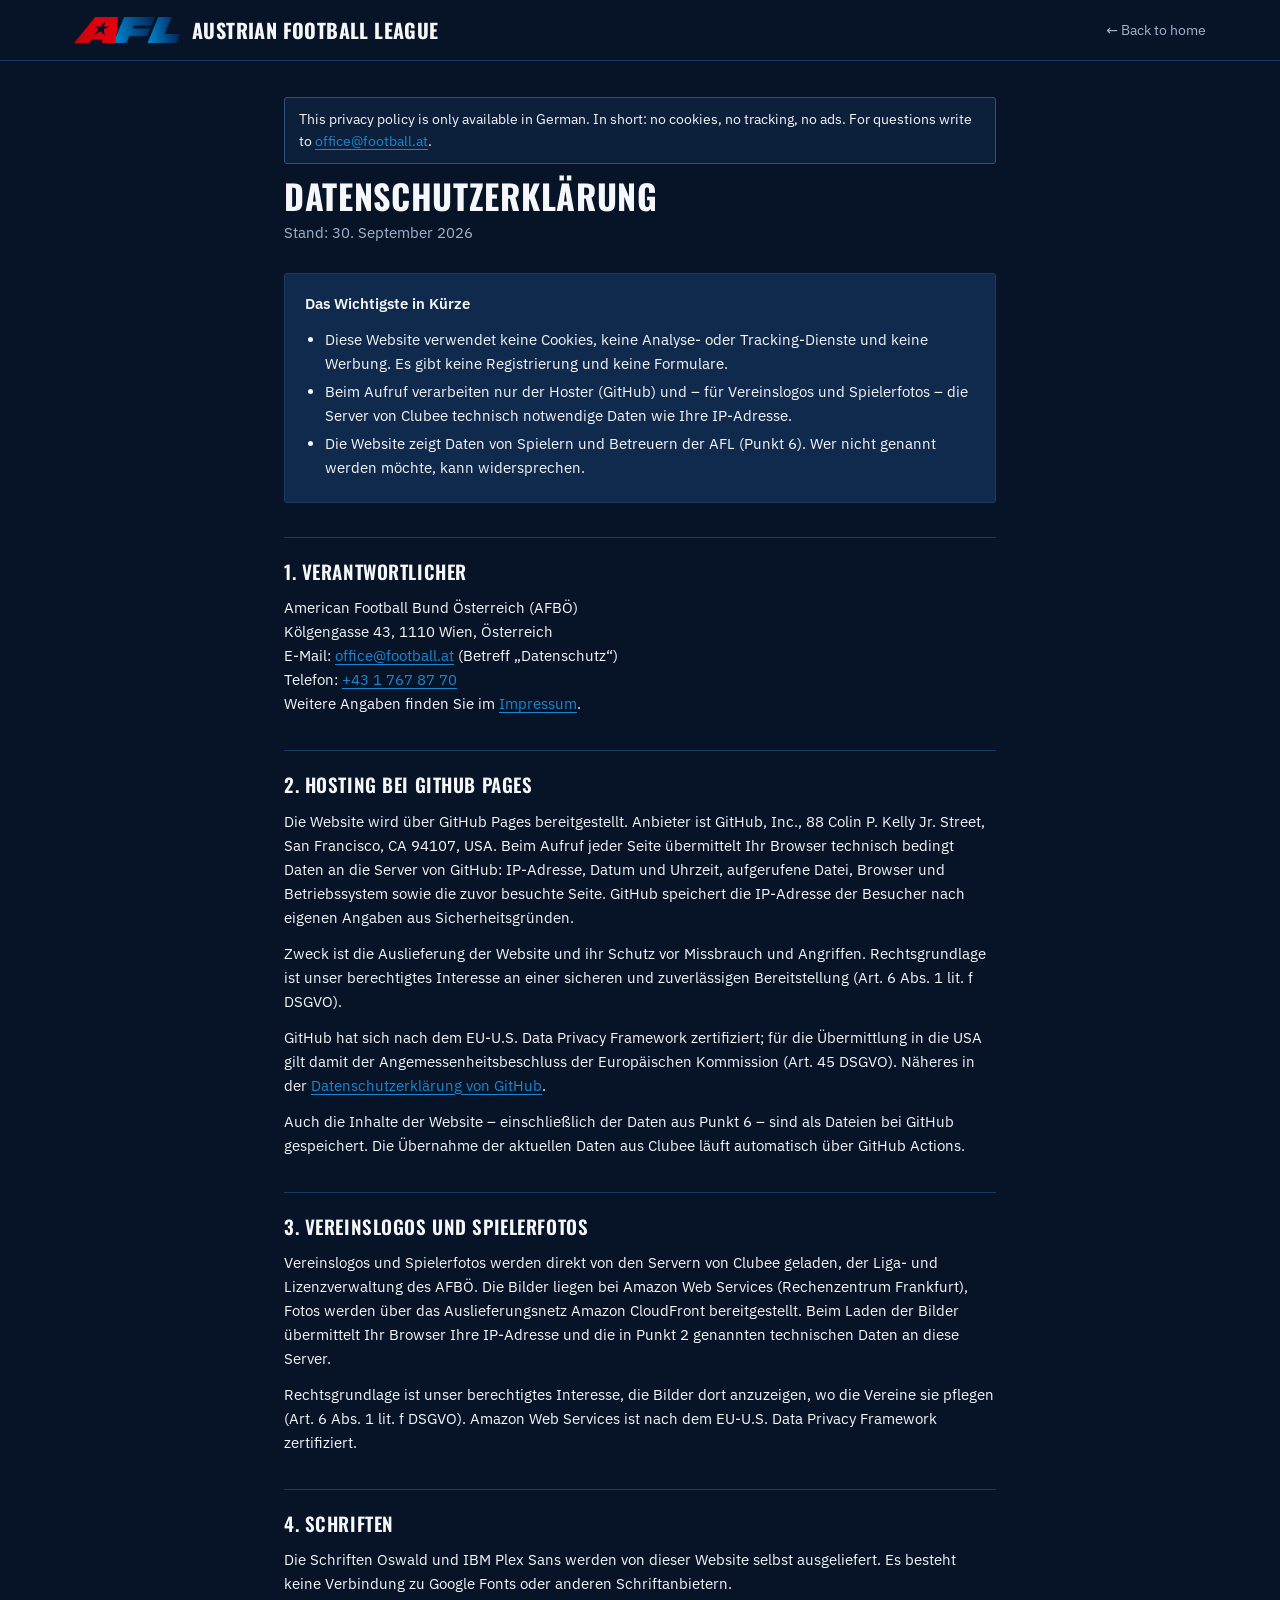
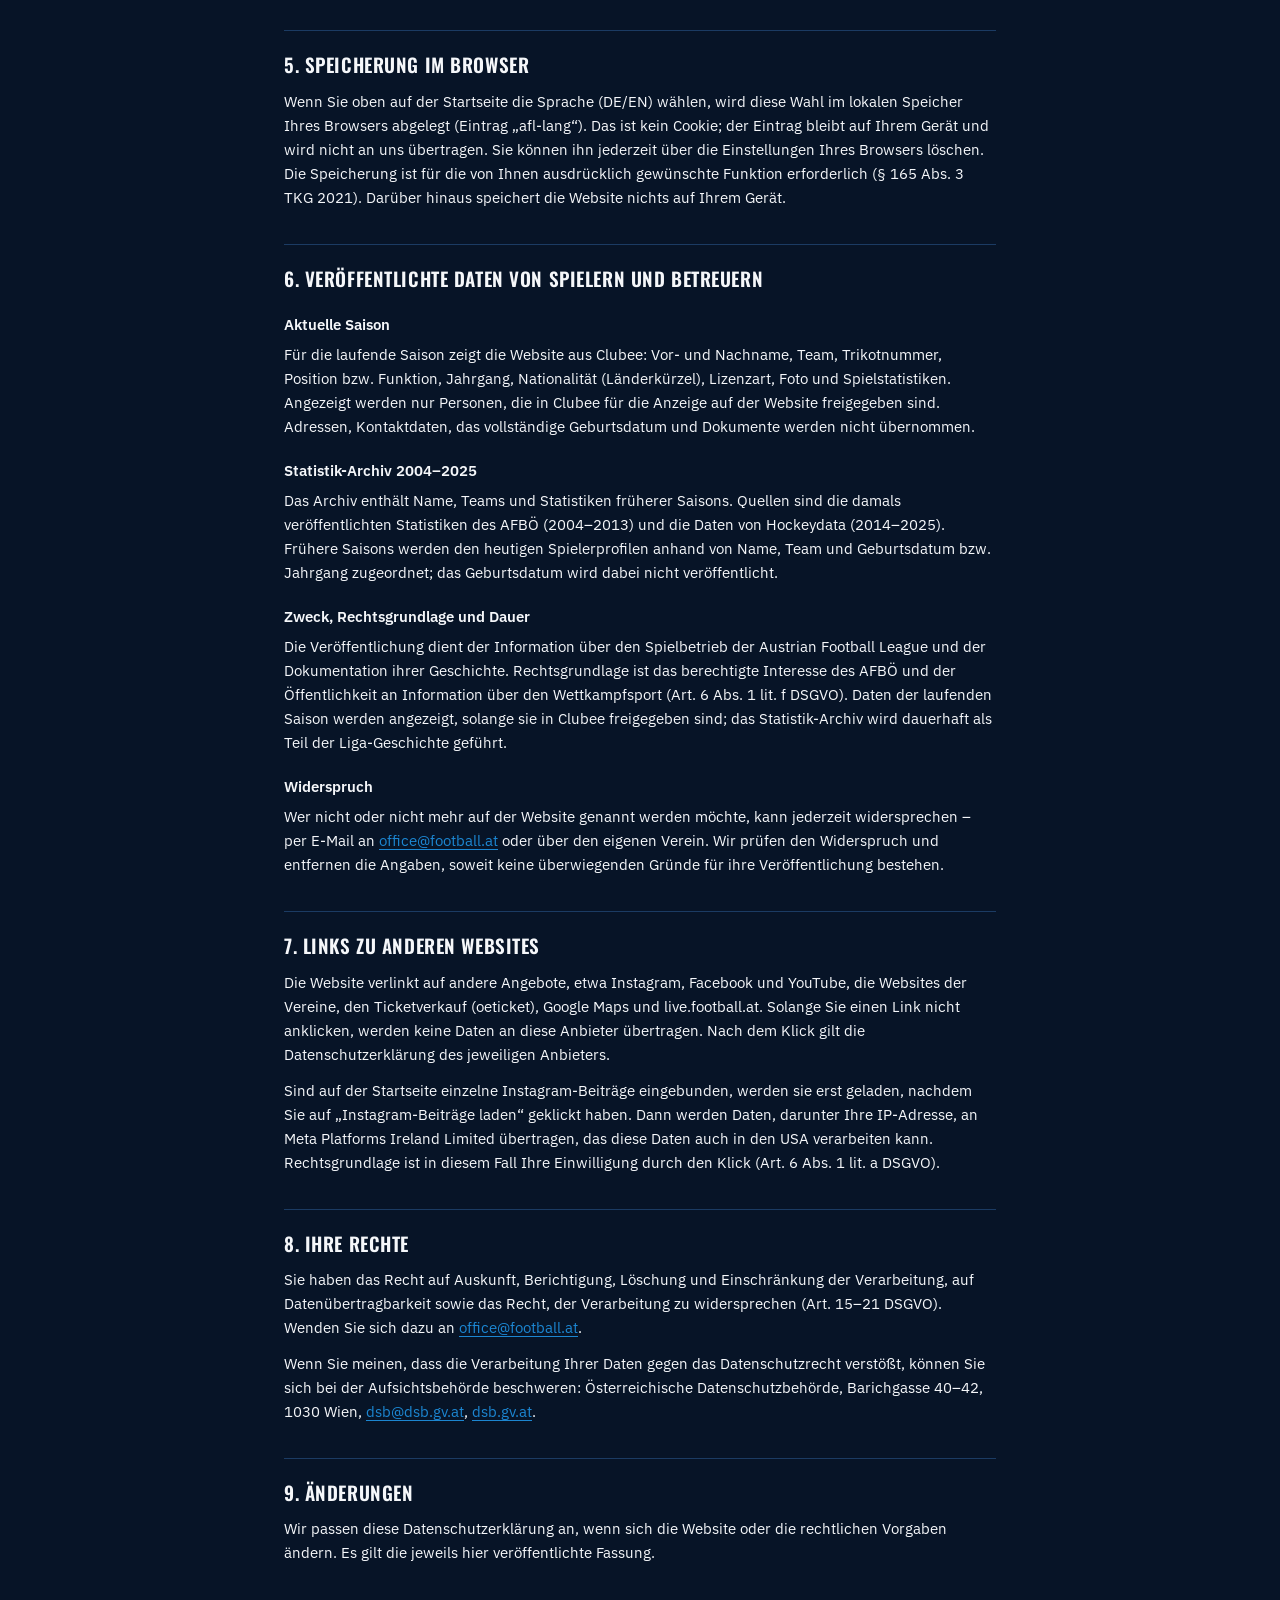
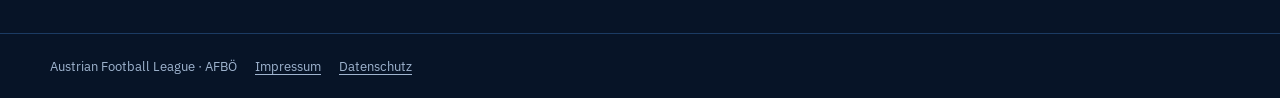
<file: datenschutz.html>
<!DOCTYPE html>
<html lang="de">
<head>
<meta charset="UTF-8">
<meta name="viewport" content="width=device-width, initial-scale=1, viewport-fit=cover">
<title>Datenschutz · Austrian Football League</title>
<meta name="robots" content="index, follow">
<link rel="stylesheet" href="fonts/fonts.css">
<link rel="stylesheet" href="assets/legal.css">
<script>
  // Sprache wie auf der Startseite (gespeicherte Wahl, sonst Browsersprache) – die Rechtstexte gibt es nur auf Deutsch
  (function () {
    var v = null;
    try { v = localStorage.getItem("afl-lang"); } catch (e) { /* ignorieren */ }
    var first = (navigator.languages && navigator.languages[0]) || navigator.language || "de";
    if (v ? v === "en" : !/^de\b/i.test(first)) document.documentElement.classList.add("en");
  })();
</script>
</head>
<body>

<header class="top">
  <div class="top-inner">
    <a class="brand" href="./"><img src="assets/afl-logo.png" alt=""><span>Austrian Football League</span></a>
    <a class="back" href="./"><span class="de">← Zur Startseite</span><span class="en">← Back to home</span></a>
  </div>
</header>

<main class="legal">
  <p class="lang-note">This privacy policy is only available in German. In short: no cookies, no tracking, no ads.
    For questions write to <a href="mailto:office@football.at">office@football.at</a>.</p>
  <h1>Datenschutzerklärung</h1>
  <p class="lead">Stand: 30. September 2026</p>

  <div class="card">
    <p><strong>Das Wichtigste in Kürze</strong></p>
    <ul>
      <li>Diese Website verwendet keine Cookies, keine Analyse- oder Tracking-Dienste und keine Werbung. Es gibt keine
        Registrierung und keine Formulare.</li>
      <li>Beim Aufruf verarbeiten nur der Hoster (GitHub) und – für Vereinslogos und Spielerfotos – die Server von
        Clubee technisch notwendige Daten wie Ihre IP-Adresse.</li>
      <li>Die Website zeigt Daten von Spielern und Betreuern der AFL (Punkt 6). Wer nicht genannt werden möchte, kann
        widersprechen.</li>
    </ul>
  </div>

  <h2>1. Verantwortlicher</h2>
  <address>
    American Football Bund Österreich (AFBÖ)<br>
    Kölgengasse 43, 1110 Wien, Österreich<br>
    E-Mail: <a href="mailto:office@football.at?subject=Datenschutz">office@football.at</a> (Betreff „Datenschutz“)<br>
    Telefon: <a href="tel:+4317678770">+43 1 767 87 70</a>
  </address>
  <p>Weitere Angaben finden Sie im <a href="impressum.html">Impressum</a>.</p>

  <h2>2. Hosting bei GitHub Pages</h2>
  <p>Die Website wird über GitHub Pages bereitgestellt. Anbieter ist GitHub, Inc., 88 Colin P. Kelly Jr. Street,
    San Francisco, CA 94107, USA. Beim Aufruf jeder Seite übermittelt Ihr Browser technisch bedingt Daten an die
    Server von GitHub: IP-Adresse, Datum und Uhrzeit, aufgerufene Datei, Browser und Betriebssystem sowie die zuvor
    besuchte Seite. GitHub speichert die IP-Adresse der Besucher nach eigenen Angaben aus Sicherheitsgründen.</p>
  <p>Zweck ist die Auslieferung der Website und ihr Schutz vor Missbrauch und Angriffen. Rechtsgrundlage ist unser
    berechtigtes Interesse an einer sicheren und zuverlässigen Bereitstellung (Art. 6 Abs. 1 lit. f DSGVO).</p>
  <p>GitHub hat sich nach dem EU-U.S. Data Privacy Framework zertifiziert; für die Übermittlung in die USA gilt damit
    der Angemessenheitsbeschluss der Europäischen Kommission (Art. 45 DSGVO). Näheres in der
    <a href="https://docs.github.com/site-policy/privacy-policies/github-privacy-statement" target="_blank" rel="noopener noreferrer">Datenschutzerklärung von GitHub</a>.</p>
  <p>Auch die Inhalte der Website – einschließlich der Daten aus Punkt 6 – sind als Dateien bei GitHub gespeichert.
    Die Übernahme der aktuellen Daten aus Clubee läuft automatisch über GitHub Actions.</p>

  <h2>3. Vereinslogos und Spielerfotos</h2>
  <p>Vereinslogos und Spielerfotos werden direkt von den Servern von Clubee geladen, der Liga- und Lizenzverwaltung
    des AFBÖ. Die Bilder liegen bei Amazon Web Services (Rechenzentrum Frankfurt), Fotos werden über das
    Auslieferungsnetz Amazon CloudFront bereitgestellt. Beim Laden der Bilder übermittelt Ihr Browser Ihre IP-Adresse
    und die in Punkt 2 genannten technischen Daten an diese Server.</p>
  <p>Rechtsgrundlage ist unser berechtigtes Interesse, die Bilder dort anzuzeigen, wo die Vereine sie pflegen
    (Art. 6 Abs. 1 lit. f DSGVO). Amazon Web Services ist nach dem EU-U.S. Data Privacy Framework zertifiziert.</p>

  <h2>4. Schriften</h2>
  <p>Die Schriften Oswald und IBM Plex Sans werden von dieser Website selbst ausgeliefert. Es besteht keine Verbindung
    zu Google Fonts oder anderen Schriftanbietern.</p>

  <h2>5. Speicherung im Browser</h2>
  <p>Wenn Sie oben auf der Startseite die Sprache (DE/EN) wählen, wird diese Wahl im lokalen Speicher Ihres Browsers
    abgelegt (Eintrag „afl-lang“). Das ist kein Cookie; der Eintrag bleibt auf Ihrem Gerät und wird nicht an uns
    übertragen. Sie können ihn jederzeit über die Einstellungen Ihres Browsers löschen. Die Speicherung ist für die von
    Ihnen ausdrücklich gewünschte Funktion erforderlich (§ 165 Abs. 3 TKG 2021). Darüber hinaus speichert die Website
    nichts auf Ihrem Gerät.</p>

  <h2>6. Veröffentlichte Daten von Spielern und Betreuern</h2>
  <h3>Aktuelle Saison</h3>
  <p>Für die laufende Saison zeigt die Website aus Clubee: Vor- und Nachname, Team, Trikotnummer, Position bzw.
    Funktion, Jahrgang, Nationalität (Länderkürzel), Lizenzart, Foto und Spielstatistiken. Angezeigt werden nur
    Personen, die in Clubee für die Anzeige auf der Website freigegeben sind. Adressen, Kontaktdaten, das vollständige
    Geburtsdatum und Dokumente werden nicht übernommen.</p>
  <h3>Statistik-Archiv 2004–2025</h3>
  <p>Das Archiv enthält Name, Teams und Statistiken früherer Saisons. Quellen sind die damals veröffentlichten
    Statistiken des AFBÖ (2004–2013) und die Daten von Hockeydata (2014–2025). Frühere Saisons werden den heutigen
    Spielerprofilen anhand von Name, Team und Geburtsdatum bzw. Jahrgang zugeordnet; das Geburtsdatum wird dabei nicht
    veröffentlicht.</p>
  <h3>Zweck, Rechtsgrundlage und Dauer</h3>
  <p>Die Veröffentlichung dient der Information über den Spielbetrieb der Austrian Football League und der
    Dokumentation ihrer Geschichte. Rechtsgrundlage ist das berechtigte Interesse des AFBÖ und der Öffentlichkeit an
    Information über den Wettkampfsport (Art. 6 Abs. 1 lit. f DSGVO). Daten der laufenden Saison werden angezeigt,
    solange sie in Clubee freigegeben sind; das Statistik-Archiv wird dauerhaft als Teil der Liga-Geschichte geführt.</p>
  <h3>Widerspruch</h3>
  <p>Wer nicht oder nicht mehr auf der Website genannt werden möchte, kann jederzeit widersprechen – per E-Mail an
    <a href="mailto:office@football.at?subject=Datenschutz">office@football.at</a> oder über den eigenen Verein.
    Wir prüfen den Widerspruch und entfernen die Angaben, soweit keine überwiegenden Gründe für ihre Veröffentlichung
    bestehen.</p>

  <h2>7. Links zu anderen Websites</h2>
  <p>Die Website verlinkt auf andere Angebote, etwa Instagram, Facebook und YouTube, die Websites der Vereine, den
    Ticketverkauf (oeticket), Google Maps und live.football.at. Solange Sie einen Link nicht anklicken, werden keine
    Daten an diese Anbieter übertragen. Nach dem Klick gilt die Datenschutzerklärung des jeweiligen Anbieters.</p>
  <p>Sind auf der Startseite einzelne Instagram-Beiträge eingebunden, werden sie erst geladen, nachdem Sie auf
    „Instagram-Beiträge laden“ geklickt haben. Dann werden Daten, darunter Ihre IP-Adresse, an Meta Platforms Ireland
    Limited übertragen, das diese Daten auch in den USA verarbeiten kann. Rechtsgrundlage ist in diesem Fall Ihre
    Einwilligung durch den Klick (Art. 6 Abs. 1 lit. a DSGVO).</p>

  <h2>8. Ihre Rechte</h2>
  <p>Sie haben das Recht auf Auskunft, Berichtigung, Löschung und Einschränkung der Verarbeitung, auf
    Datenübertragbarkeit sowie das Recht, der Verarbeitung zu widersprechen (Art. 15–21 DSGVO). Wenden Sie sich dazu an
    <a href="mailto:office@football.at?subject=Datenschutz">office@football.at</a>.</p>
  <p>Wenn Sie meinen, dass die Verarbeitung Ihrer Daten gegen das Datenschutzrecht verstößt, können Sie sich bei der
    Aufsichtsbehörde beschweren: Österreichische Datenschutzbehörde, Barichgasse 40–42, 1030 Wien,
    <a href="mailto:dsb@dsb.gv.at">dsb@dsb.gv.at</a>,
    <a href="https://www.dsb.gv.at" target="_blank" rel="noopener noreferrer">dsb.gv.at</a>.</p>

  <h2>9. Änderungen</h2>
  <p>Wir passen diese Datenschutzerklärung an, wenn sich die Website oder die rechtlichen Vorgaben ändern. Es gilt die
    jeweils hier veröffentlichte Fassung.</p>
</main>

<footer>
  <div class="foot-inner">
    <span>Austrian Football League · AFBÖ</span>
    <a href="impressum.html">Impressum</a>
    <a href="datenschutz.html" aria-current="page">Datenschutz</a>
  </div>
</footer>

</body>
</html>
</file>
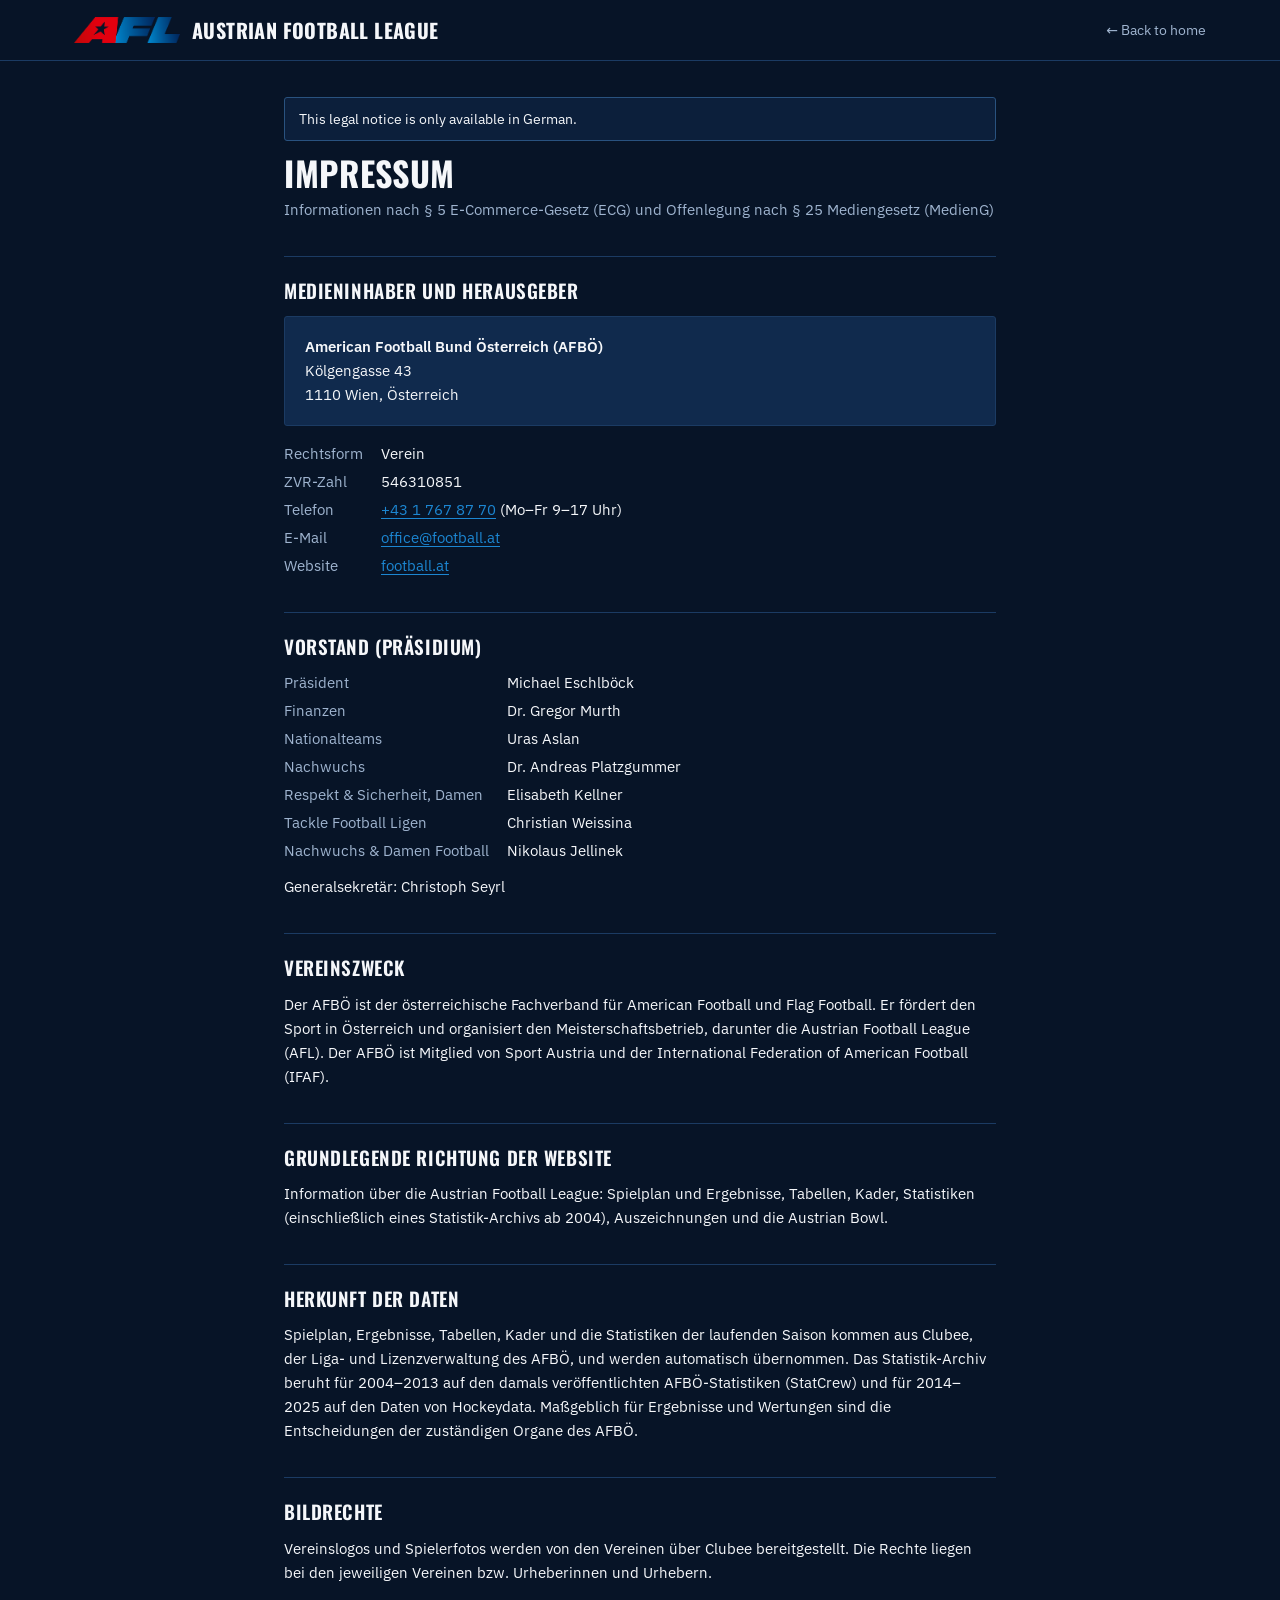
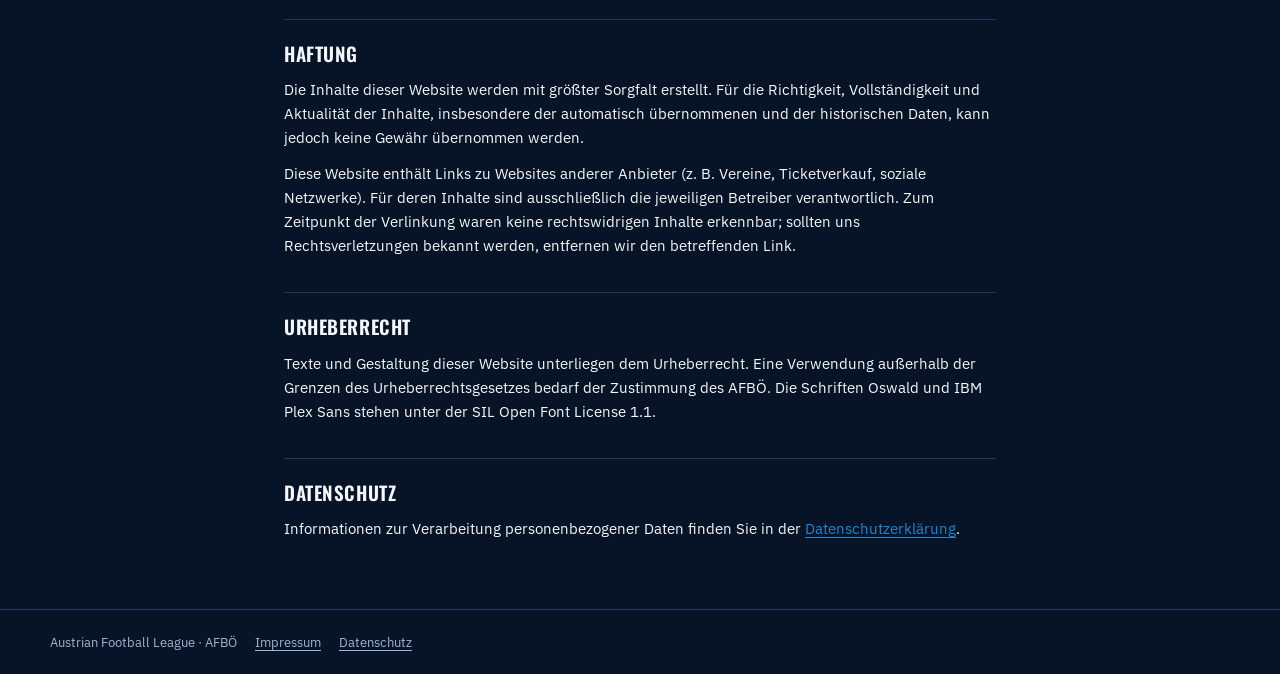
<file: impressum.html>
<!DOCTYPE html>
<html lang="de">
<head>
<meta charset="UTF-8">
<meta name="viewport" content="width=device-width, initial-scale=1, viewport-fit=cover">
<title>Impressum · Austrian Football League</title>
<meta name="robots" content="index, follow">
<link rel="stylesheet" href="fonts/fonts.css">
<link rel="stylesheet" href="assets/legal.css">
<script>
  // Sprache wie auf der Startseite (gespeicherte Wahl, sonst Browsersprache) – die Rechtstexte gibt es nur auf Deutsch
  (function () {
    var v = null;
    try { v = localStorage.getItem("afl-lang"); } catch (e) { /* ignorieren */ }
    var first = (navigator.languages && navigator.languages[0]) || navigator.language || "de";
    if (v ? v === "en" : !/^de\b/i.test(first)) document.documentElement.classList.add("en");
  })();
</script>
</head>
<body>

<header class="top">
  <div class="top-inner">
    <a class="brand" href="./"><img src="assets/afl-logo.png" alt=""><span>Austrian Football League</span></a>
    <a class="back" href="./"><span class="de">← Zur Startseite</span><span class="en">← Back to home</span></a>
  </div>
</header>

<main class="legal">
  <p class="lang-note">This legal notice is only available in German.</p>
  <h1>Impressum</h1>
  <p class="lead">Informationen nach § 5 E-Commerce-Gesetz (ECG) und Offenlegung nach § 25 Mediengesetz (MedienG)</p>

  <h2>Medieninhaber und Herausgeber</h2>
  <div class="card">
    <address>
      <strong>American Football Bund Österreich (AFBÖ)</strong><br>
      Kölgengasse 43<br>
      1110 Wien, Österreich
    </address>
  </div>
  <dl>
    <dt>Rechtsform</dt><dd>Verein</dd>
    <dt>ZVR-Zahl</dt><dd>546310851</dd>
    <dt>Telefon</dt><dd><a href="tel:+4317678770">+43 1 767 87 70</a> (Mo–Fr 9–17 Uhr)</dd>
    <dt>E-Mail</dt><dd><a href="mailto:office@football.at">office@football.at</a></dd>
    <dt>Website</dt><dd><a href="https://football.at" target="_blank" rel="noopener noreferrer">football.at</a></dd>
  </dl>

  <h2>Vorstand (Präsidium)</h2>
  <dl>
    <dt>Präsident</dt><dd>Michael Eschlböck</dd>
    <dt>Finanzen</dt><dd>Dr. Gregor Murth</dd>
    <dt>Nationalteams</dt><dd>Uras Aslan</dd>
    <dt>Nachwuchs</dt><dd>Dr. Andreas Platzgummer</dd>
    <dt>Respekt &amp; Sicherheit, Damen</dt><dd>Elisabeth Kellner</dd>
    <dt>Tackle Football Ligen</dt><dd>Christian Weissina</dd>
    <dt>Nachwuchs &amp; Damen Football</dt><dd>Nikolaus Jellinek</dd>
  </dl>
  <p>Generalsekretär: Christoph Seyrl</p>

  <h2>Vereinszweck</h2>
  <p>Der AFBÖ ist der österreichische Fachverband für American Football und Flag Football. Er fördert den Sport in
    Österreich und organisiert den Meisterschaftsbetrieb, darunter die Austrian Football League (AFL). Der AFBÖ ist
    Mitglied von Sport Austria und der International Federation of American Football (IFAF).</p>

  <h2>Grundlegende Richtung der Website</h2>
  <p>Information über die Austrian Football League: Spielplan und Ergebnisse, Tabellen, Kader, Statistiken
    (einschließlich eines Statistik-Archivs ab 2004), Auszeichnungen und die Austrian Bowl.</p>

  <h2>Herkunft der Daten</h2>
  <p>Spielplan, Ergebnisse, Tabellen, Kader und die Statistiken der laufenden Saison kommen aus Clubee, der Liga- und
    Lizenzverwaltung des AFBÖ, und werden automatisch übernommen. Das Statistik-Archiv beruht für 2004–2013 auf den
    damals veröffentlichten AFBÖ-Statistiken (StatCrew) und für 2014–2025 auf den Daten von Hockeydata. Maßgeblich für
    Ergebnisse und Wertungen sind die Entscheidungen der zuständigen Organe des AFBÖ.</p>

  <h2>Bildrechte</h2>
  <p>Vereinslogos und Spielerfotos werden von den Vereinen über Clubee bereitgestellt. Die Rechte liegen bei den
    jeweiligen Vereinen bzw. Urheberinnen und Urhebern.</p>

  <h2>Haftung</h2>
  <p>Die Inhalte dieser Website werden mit größter Sorgfalt erstellt. Für die Richtigkeit, Vollständigkeit und
    Aktualität der Inhalte, insbesondere der automatisch übernommenen und der historischen Daten, kann jedoch keine
    Gewähr übernommen werden.</p>
  <p>Diese Website enthält Links zu Websites anderer Anbieter (z. B. Vereine, Ticketverkauf, soziale Netzwerke). Für
    deren Inhalte sind ausschließlich die jeweiligen Betreiber verantwortlich. Zum Zeitpunkt der Verlinkung waren keine
    rechtswidrigen Inhalte erkennbar; sollten uns Rechtsverletzungen bekannt werden, entfernen wir den betreffenden Link.</p>

  <h2>Urheberrecht</h2>
  <p>Texte und Gestaltung dieser Website unterliegen dem Urheberrecht. Eine Verwendung außerhalb der Grenzen des
    Urheberrechtsgesetzes bedarf der Zustimmung des AFBÖ. Die Schriften Oswald und IBM Plex Sans stehen unter der
    SIL Open Font License 1.1.</p>

  <h2>Datenschutz</h2>
  <p>Informationen zur Verarbeitung personenbezogener Daten finden Sie in der
    <a href="datenschutz.html">Datenschutzerklärung</a>.</p>
</main>

<footer>
  <div class="foot-inner">
    <span>Austrian Football League · AFBÖ</span>
    <a href="impressum.html" aria-current="page">Impressum</a>
    <a href="datenschutz.html">Datenschutz</a>
  </div>
</footer>

</body>
</html>
</file>
<file: fonts/fonts.css>
/* Schriften lokal eingebunden (keine Verbindung zu Google Fonts). Lizenz: SIL Open Font License 1.1 (OFL-*.txt) */
@font-face { font-family: 'Oswald'; font-style: normal; font-display: swap; font-weight: 400; src: url(oswald-latin-ext-400-normal.woff2) format('woff2'); unicode-range: U+0100-02BA,U+02BD-02C5,U+02C7-02CC,U+02CE-02D7,U+02DD-02FF,U+0304,U+0308,U+0329,U+1D00-1DBF,U+1E00-1E9F,U+1EF2-1EFF,U+2020,U+20A0-20AB,U+20AD-20C0,U+2113,U+2C60-2C7F,U+A720-A7FF; }
@font-face { font-family: 'Oswald'; font-style: normal; font-display: swap; font-weight: 400; src: url(oswald-latin-400-normal.woff2) format('woff2'); unicode-range: U+0000-00FF,U+0131,U+0152-0153,U+02BB-02BC,U+02C6,U+02DA,U+02DC,U+0304,U+0308,U+0329,U+2000-206F,U+20AC,U+2122,U+2191,U+2193,U+2212,U+2215,U+FEFF,U+FFFD; }
@font-face { font-family: 'Oswald'; font-style: normal; font-display: swap; font-weight: 500; src: url(oswald-latin-ext-500-normal.woff2) format('woff2'); unicode-range: U+0100-02BA,U+02BD-02C5,U+02C7-02CC,U+02CE-02D7,U+02DD-02FF,U+0304,U+0308,U+0329,U+1D00-1DBF,U+1E00-1E9F,U+1EF2-1EFF,U+2020,U+20A0-20AB,U+20AD-20C0,U+2113,U+2C60-2C7F,U+A720-A7FF; }
@font-face { font-family: 'Oswald'; font-style: normal; font-display: swap; font-weight: 500; src: url(oswald-latin-500-normal.woff2) format('woff2'); unicode-range: U+0000-00FF,U+0131,U+0152-0153,U+02BB-02BC,U+02C6,U+02DA,U+02DC,U+0304,U+0308,U+0329,U+2000-206F,U+20AC,U+2122,U+2191,U+2193,U+2212,U+2215,U+FEFF,U+FFFD; }
@font-face { font-family: 'Oswald'; font-style: normal; font-display: swap; font-weight: 600; src: url(oswald-latin-ext-600-normal.woff2) format('woff2'); unicode-range: U+0100-02BA,U+02BD-02C5,U+02C7-02CC,U+02CE-02D7,U+02DD-02FF,U+0304,U+0308,U+0329,U+1D00-1DBF,U+1E00-1E9F,U+1EF2-1EFF,U+2020,U+20A0-20AB,U+20AD-20C0,U+2113,U+2C60-2C7F,U+A720-A7FF; }
@font-face { font-family: 'Oswald'; font-style: normal; font-display: swap; font-weight: 600; src: url(oswald-latin-600-normal.woff2) format('woff2'); unicode-range: U+0000-00FF,U+0131,U+0152-0153,U+02BB-02BC,U+02C6,U+02DA,U+02DC,U+0304,U+0308,U+0329,U+2000-206F,U+20AC,U+2122,U+2191,U+2193,U+2212,U+2215,U+FEFF,U+FFFD; }
@font-face { font-family: 'Oswald'; font-style: normal; font-display: swap; font-weight: 700; src: url(oswald-latin-ext-700-normal.woff2) format('woff2'); unicode-range: U+0100-02BA,U+02BD-02C5,U+02C7-02CC,U+02CE-02D7,U+02DD-02FF,U+0304,U+0308,U+0329,U+1D00-1DBF,U+1E00-1E9F,U+1EF2-1EFF,U+2020,U+20A0-20AB,U+20AD-20C0,U+2113,U+2C60-2C7F,U+A720-A7FF; }
@font-face { font-family: 'Oswald'; font-style: normal; font-display: swap; font-weight: 700; src: url(oswald-latin-700-normal.woff2) format('woff2'); unicode-range: U+0000-00FF,U+0131,U+0152-0153,U+02BB-02BC,U+02C6,U+02DA,U+02DC,U+0304,U+0308,U+0329,U+2000-206F,U+20AC,U+2122,U+2191,U+2193,U+2212,U+2215,U+FEFF,U+FFFD; }
@font-face { font-family: 'IBM Plex Sans'; font-style: normal; font-display: swap; font-weight: 400; src: url(ibm-plex-sans-latin-ext-400-normal.woff2) format('woff2'); unicode-range: U+0100-02BA,U+02BD-02C5,U+02C7-02CC,U+02CE-02D7,U+02DD-02FF,U+0304,U+0308,U+0329,U+1D00-1DBF,U+1E00-1E9F,U+1EF2-1EFF,U+2020,U+20A0-20AB,U+20AD-20C0,U+2113,U+2C60-2C7F,U+A720-A7FF; }
@font-face { font-family: 'IBM Plex Sans'; font-style: normal; font-display: swap; font-weight: 400; src: url(ibm-plex-sans-latin-400-normal.woff2) format('woff2'); unicode-range: U+0000-00FF,U+0131,U+0152-0153,U+02BB-02BC,U+02C6,U+02DA,U+02DC,U+0304,U+0308,U+0329,U+2000-206F,U+20AC,U+2122,U+2191,U+2193,U+2212,U+2215,U+FEFF,U+FFFD; }
@font-face { font-family: 'IBM Plex Sans'; font-style: normal; font-display: swap; font-weight: 500; src: url(ibm-plex-sans-latin-ext-500-normal.woff2) format('woff2'); unicode-range: U+0100-02BA,U+02BD-02C5,U+02C7-02CC,U+02CE-02D7,U+02DD-02FF,U+0304,U+0308,U+0329,U+1D00-1DBF,U+1E00-1E9F,U+1EF2-1EFF,U+2020,U+20A0-20AB,U+20AD-20C0,U+2113,U+2C60-2C7F,U+A720-A7FF; }
@font-face { font-family: 'IBM Plex Sans'; font-style: normal; font-display: swap; font-weight: 500; src: url(ibm-plex-sans-latin-500-normal.woff2) format('woff2'); unicode-range: U+0000-00FF,U+0131,U+0152-0153,U+02BB-02BC,U+02C6,U+02DA,U+02DC,U+0304,U+0308,U+0329,U+2000-206F,U+20AC,U+2122,U+2191,U+2193,U+2212,U+2215,U+FEFF,U+FFFD; }
@font-face { font-family: 'IBM Plex Sans'; font-style: normal; font-display: swap; font-weight: 600; src: url(ibm-plex-sans-latin-ext-600-normal.woff2) format('woff2'); unicode-range: U+0100-02BA,U+02BD-02C5,U+02C7-02CC,U+02CE-02D7,U+02DD-02FF,U+0304,U+0308,U+0329,U+1D00-1DBF,U+1E00-1E9F,U+1EF2-1EFF,U+2020,U+20A0-20AB,U+20AD-20C0,U+2113,U+2C60-2C7F,U+A720-A7FF; }
@font-face { font-family: 'IBM Plex Sans'; font-style: normal; font-display: swap; font-weight: 600; src: url(ibm-plex-sans-latin-600-normal.woff2) format('woff2'); unicode-range: U+0000-00FF,U+0131,U+0152-0153,U+02BB-02BC,U+02C6,U+02DA,U+02DC,U+0304,U+0308,U+0329,U+2000-206F,U+20AC,U+2122,U+2191,U+2193,U+2212,U+2215,U+FEFF,U+FFFD; }
</file>
<file: assets/legal.css>
/* Impressum und Datenschutz – gleiche Farben und Schriften wie die Startseite */
:root {
  --bg: #071427;
  --bg-raised: #0c1f3b;
  --bg-card: #102a4d;
  --line: #1b3b63;
  --line-strong: #29527f;
  --chalk: #f5f7fa;
  --chalk-dim: #9fb4cf;
  --turf-bright: #1c86d1;
  --flag: #dd010e;
  --radius: 3px;
}
* { box-sizing: border-box; }
html { -webkit-text-size-adjust: 100%; }
body {
  margin: 0; background: var(--bg); color: var(--chalk);
  font-family: 'IBM Plex Sans', system-ui, sans-serif; font-size: 15px; line-height: 1.6;
  -webkit-font-smoothing: antialiased;
}
a { color: var(--turf-bright); text-underline-offset: 3px; }
a:hover { color: var(--chalk); }

header.top {
  position: sticky; top: 0; z-index: 10; background: var(--bg); border-bottom: 1px solid var(--line);
  padding-top: env(safe-area-inset-top, 0px);
}
.top-inner {
  max-width: 1180px; margin: 0 auto; padding: 14px 24px;
  display: flex; align-items: center; justify-content: space-between; gap: 16px;
}
.brand { display: flex; align-items: center; gap: 12px; color: var(--chalk); text-decoration: none; min-width: 0; }
.brand img { height: 26px; width: auto; display: block; }
.brand span { font-family: 'Oswald', system-ui, sans-serif; text-transform: uppercase; font-size: 20px; font-weight: 700; letter-spacing: .02em; white-space: nowrap; overflow: hidden; text-overflow: ellipsis; }
.back { color: var(--chalk-dim); text-decoration: none; font-size: 14px; white-space: nowrap; }
.back:hover { color: var(--chalk); }

main.legal { max-width: 760px; margin: 0 auto; padding: 36px 24px 56px; }
.legal h1 {
  font-family: 'Oswald', system-ui, sans-serif; text-transform: uppercase; letter-spacing: .02em;
  font-size: 34px; line-height: 1.15; margin: 0 0 6px;
}
.legal .lead { color: var(--chalk-dim); margin: 0 0 28px; }
.legal h2 {
  font-family: 'Oswald', system-ui, sans-serif; text-transform: uppercase; letter-spacing: .03em;
  font-size: 19px; font-weight: 600; margin: 34px 0 10px; padding-top: 18px; border-top: 1px solid var(--line);
}
.legal h3 { font-size: 15px; font-weight: 600; margin: 20px 0 6px; }
.legal p, .legal ul, .legal dl { margin: 0 0 12px; }
.legal ul { padding-left: 20px; }
.legal li { margin-bottom: 4px; }
.legal address { font-style: normal; }
.legal dl { display: grid; grid-template-columns: max-content 1fr; gap: 4px 18px; }
.legal dt { color: var(--chalk-dim); }
.legal dd { margin: 0; }
.card { background: var(--bg-card); border: 1px solid var(--line); border-radius: var(--radius); padding: 18px 20px; margin: 0 0 16px; }
.card p:last-child, .card ul:last-child { margin-bottom: 0; }
.note { color: var(--chalk-dim); font-size: 13.5px; }
.lang-note {
  display: none; background: var(--bg-raised); border: 1px solid var(--line-strong); border-radius: var(--radius);
  padding: 10px 14px; margin: 0 0 22px; font-size: 14px;
}
html.en .lang-note { display: block; }

footer {
  border-top: 1px solid var(--line); color: var(--chalk-dim); font-size: 12.5px;
  padding: 22px 24px calc(22px + env(safe-area-inset-bottom, 0px));
}
.foot-inner { max-width: 1180px; margin: 0 auto; display: flex; gap: 8px 18px; flex-wrap: wrap; }
footer a { color: var(--chalk-dim); }
footer a:hover { color: var(--chalk); }

@media (max-width: 560px) {
  .top-inner { padding: 12px 16px; }
  .brand span { font-size: 15px; }
  main.legal { padding: 26px 16px 44px; }
  .legal h1 { font-size: 27px; }
  .legal dl { grid-template-columns: 1fr; gap: 0; }
  .legal dt { margin-top: 8px; }
  footer { padding-left: 16px; padding-right: 16px; }
}
html.en .de, html:not(.en) .en { display: none; }
@media (max-width: 420px) { .brand span { display: none; } }
</file>
